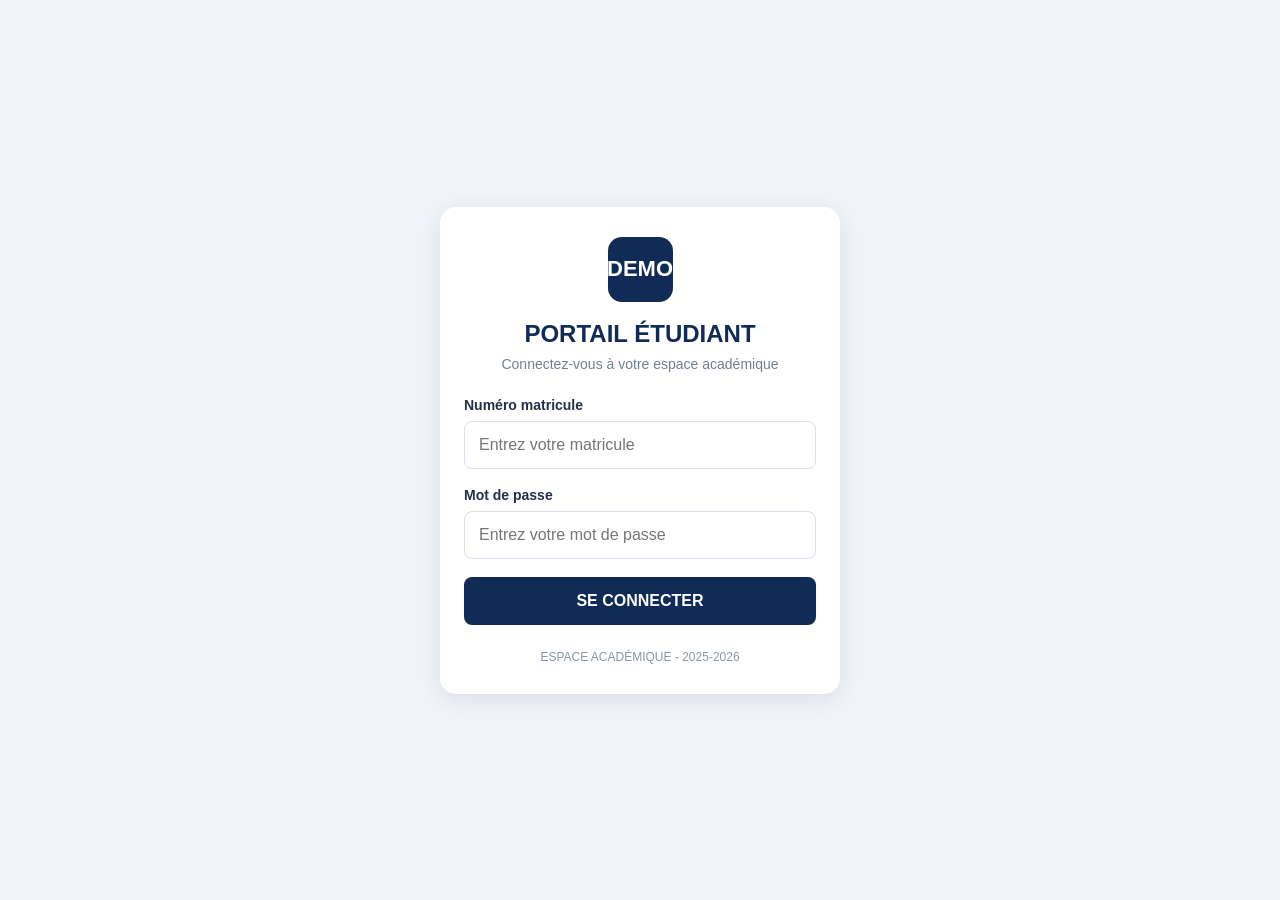
<file: index.html>
<!DOCTYPE html>
<html lang="fr">
<head>
<meta charset="UTF-8">
<meta name="viewport" content="width=device-width, initial-scale=1.0">
<title>Connexion - Portail étudiant</title>
<link rel="stylesheet" href="css/style.css">

<style>
body {
    min-height: 100vh;
    display: flex;
    align-items: center;
    justify-content: center;
    padding: 20px;
    background: #f0f3f8;
}

.login-container {
    width: 100%;
    max-width: 400px;
    background: white;
    padding: 30px 24px;
    border-radius: 16px;
    box-shadow: 0 5px 25px rgba(0,0,0,.09);
}

.login-logo {
    width: 65px;
    height: 65px;
    background: #102b55;
    color: white;
    display: flex;
    align-items: center;
    justify-content: center;
    margin: auto auto 18px;
    border-radius: 14px;
    font-size: 22px;
    font-weight: bold;
}

.login-container h2 {
    text-align: center;
    color: #102b55;
    margin-bottom: 8px;
}

.login-description {
    text-align: center;
    color: #718096;
    font-size: 14px;
    margin-bottom: 25px;
}

.login-container label {
    display: block;
    font-weight: bold;
    font-size: 14px;
    margin-bottom: 8px;
}

.login-container input {
    width: 100%;
    padding: 14px;
    border: 1px solid #d8dfeb;
    border-radius: 8px;
    margin-bottom: 18px;
    font-size: 16px;
    outline: none;
}

.login-container input:focus {
    border-color: #2463a6;
}

.login-button {
    width: 100%;
    border: none;
    background: #102b55;
    color: white;
    padding: 15px;
    border-radius: 8px;
    font-size: 16px;
    font-weight: bold;
    cursor: pointer;
}

.login-button:active {
    background: #2463a6;
}

.error-message {
    display: none;
    color: #c62828;
    background: #ffebee;
    padding: 12px;
    border-radius: 8px;
    font-size: 13px;
    margin-bottom: 15px;
    text-align: center;
}

.login-footer {
    text-align: center;
    color: #8995a7;
    font-size: 12px;
    margin-top: 25px;
}
</style>
</head>

<body>

<div class="login-container">

    <div class="login-logo">DEMO</div>

    <h2>PORTAIL ÉTUDIANT</h2>

    <p class="login-description">
        Connectez-vous à votre espace académique
    </p>

    <form id="loginForm">

        <div id="errorMessage" class="error-message">
            Matricule ou mot de passe incorrect.
            Veuillez réessayer.
        </div>

        <label for="matricule">Numéro matricule</label>

        <input
            type="text"
            id="matricule"
            placeholder="Entrez votre matricule"
            autocomplete="username"
            required
        >

        <label for="password">Mot de passe</label>

        <input
            type="password"
            id="password"
            placeholder="Entrez votre mot de passe"
            autocomplete="current-password"
            required
        >

        <button type="submit" class="login-button">
            SE CONNECTER
        </button>

    </form>

    <p class="login-footer">
        ESPACE ACADÉMIQUE - 2025-2026
    </p>

</div>

<script>
document.getElementById("loginForm").addEventListener("submit", function(e) {

    e.preventDefault();

    const matricule =
        document.getElementById("matricule").value.trim();

    const password =
        document.getElementById("password").value;

    const error =
        document.getElementById("errorMessage");

    if (matricule === "45438" && password === "MIRIAM") {

        window.location.href = "tableau.html";

    } else {

        error.style.display = "block";

    }

});
</script>

</body>
</html>
</file>
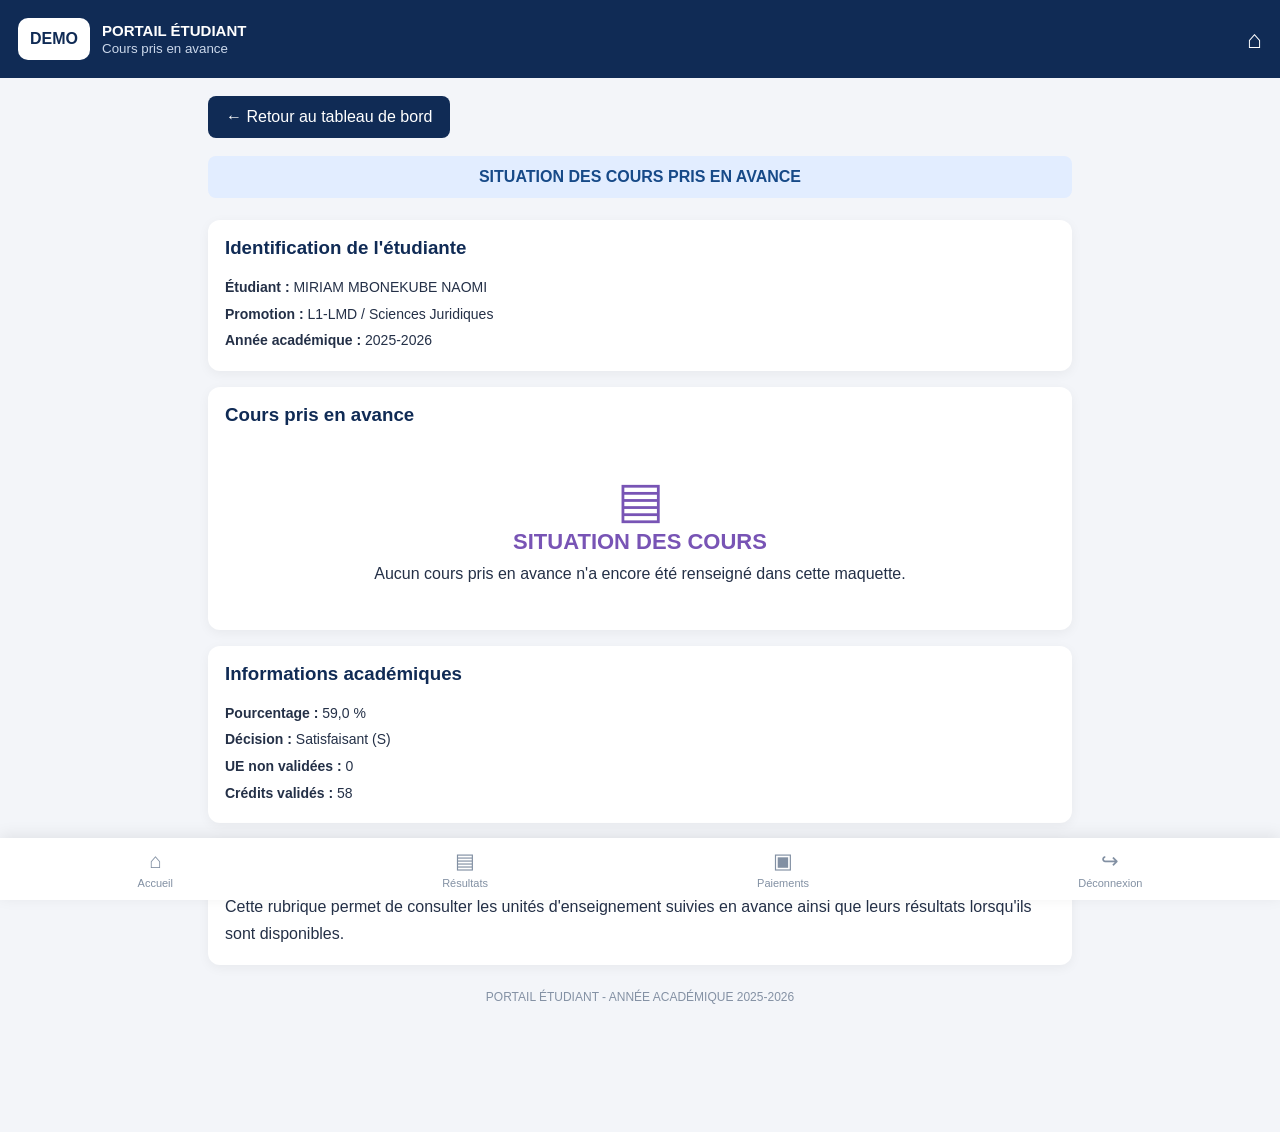
<file: avance.html>
<!DOCTYPE html>
<html lang="fr">
<head>
<meta charset="UTF-8">
<meta name="viewport" content="width=device-width, initial-scale=1.0">
<title>Cours pris en avance</title>
<link rel="stylesheet" href="css/style.css">
</head>

<body>

<header class="dash-header">
    <div class="dash-logo">DEMO</div>
    <div>
        <strong>PORTAIL ÉTUDIANT</strong>
        <small>Cours pris en avance</small>
    </div>
    <a href="tableau.html" class="logout">⌂</a>
</header>

<main class="dashboard">

<a href="tableau.html" class="back-link">← Retour au tableau de bord</a>

<div class="demo-banner">
    SITUATION DES COURS PRIS EN AVANCE
</div>

<section class="page-card">
    <h3 class="page-title">Identification de l'étudiante</h3>

    <div class="student-info">
        <p><strong>Étudiant :</strong> MIRIAM MBONEKUBE NAOMI</p>
        <p><strong>Promotion :</strong> L1-LMD / Sciences Juridiques</p>
        <p><strong>Année académique :</strong> 2025-2026</p>
    </div>
</section>

<section class="page-card">
    <h3 class="page-title">Cours pris en avance</h3>

    <div class="empty-state">
        <div style="font-size:50px;color:#7854b5">▤</div>

        <strong style="color:#7854b5">SITUATION DES COURS</strong>

        <p>
            Aucun cours pris en avance n'a encore été
            renseigné dans cette maquette.
        </p>
    </div>
</section>

<section class="page-card">
    <h3 class="page-title">Informations académiques</h3>

    <div class="student-info">
        <p><strong>Pourcentage :</strong> 59,0 %</p>
        <p><strong>Décision :</strong> Satisfaisant (S)</p>
        <p><strong>UE non validées :</strong> 0</p>
        <p><strong>Crédits validés :</strong> 58</p>
    </div>
</section>

<section class="page-card">
    <h3 class="page-title">Information</h3>

    <p style="line-height:1.7">
        Cette rubrique permet de consulter les unités
        d'enseignement suivies en avance ainsi que leurs
        résultats lorsqu'ils sont disponibles.
    </p>
</section>

<p class="demo-footer">
    PORTAIL ÉTUDIANT - ANNÉE ACADÉMIQUE 2025-2026
</p>

</main>

<nav class="bottom-nav">
    <a href="tableau.html">
        <span>⌂</span>Accueil
    </a>

    <a href="resultats.html">
        <span>▤</span>Résultats
    </a>

    <a href="paiements.html">
        <span>▣</span>Paiements
    </a>

    <a href="index.html">
        <span>↪</span>Déconnexion
    </a>
</nav>

</body>
</html>
</file>
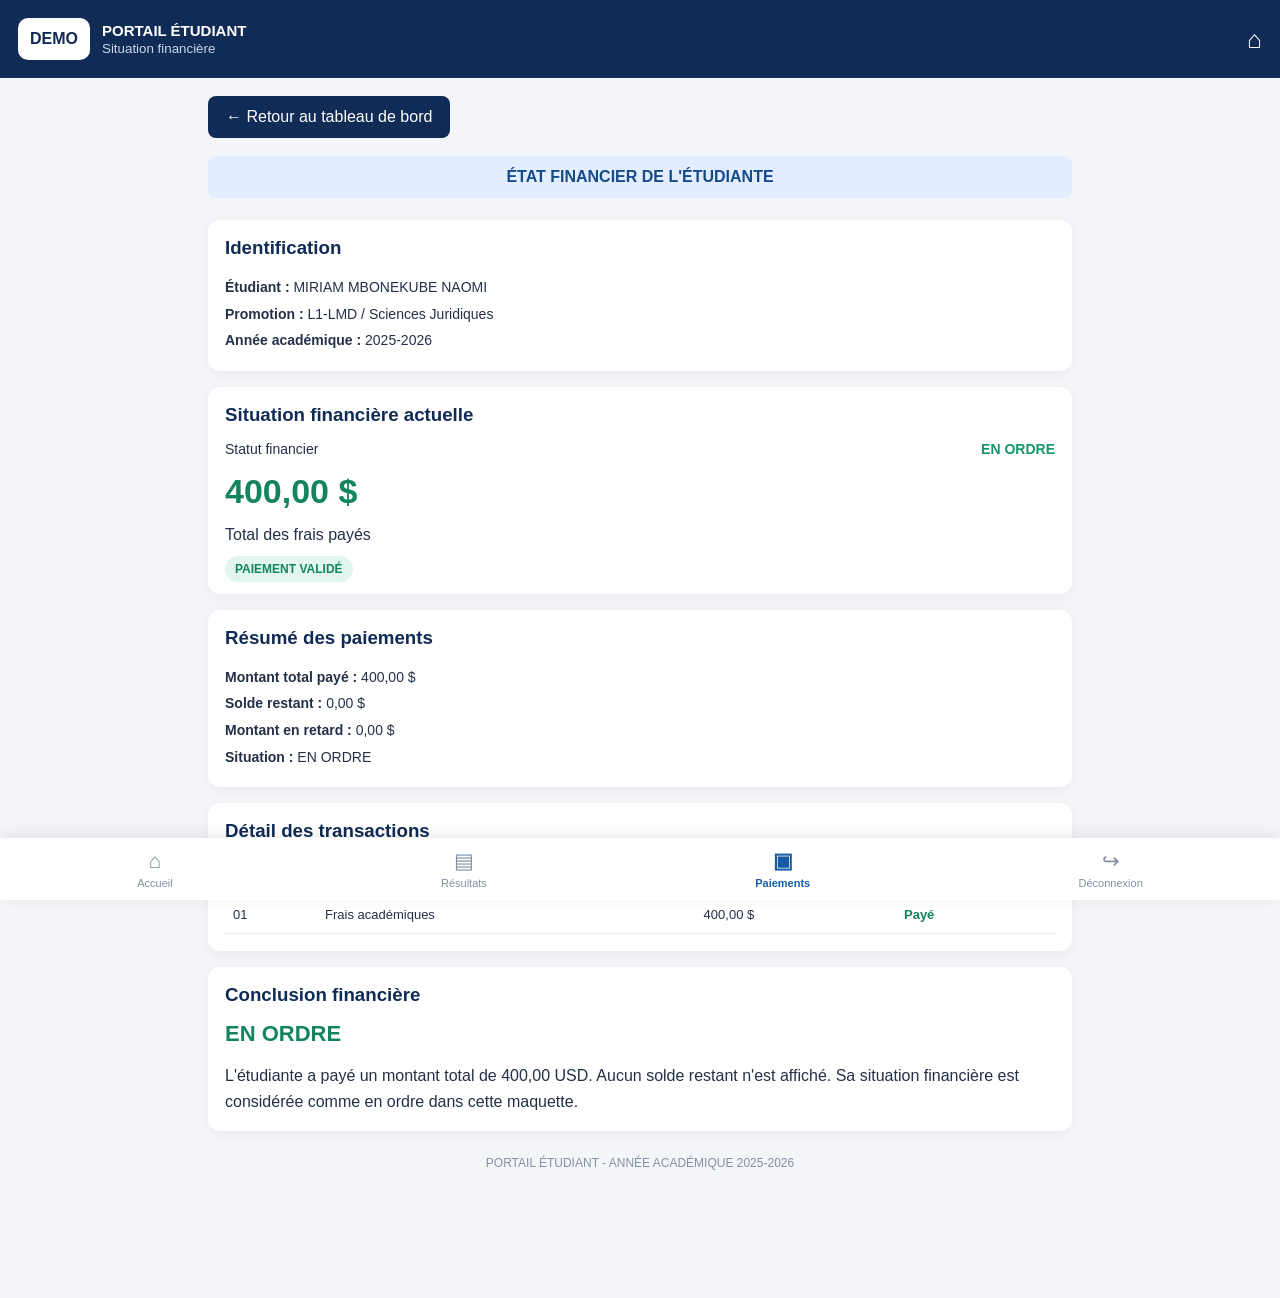
<file: paiements.html>
<!DOCTYPE html>
<html lang="fr">
<head>
<meta charset="UTF-8">
<meta name="viewport" content="width=device-width, initial-scale=1.0">
<title>Mes paiements</title>
<link rel="stylesheet" href="css/style.css">
</head>

<body>

<header class="dash-header">
    <div class="dash-logo">DEMO</div>
    <div>
        <strong>PORTAIL ÉTUDIANT</strong>
        <small>Situation financière</small>
    </div>
    <a href="tableau.html" class="logout">⌂</a>
</header>

<main class="dashboard">

<a href="tableau.html" class="back-link">← Retour au tableau de bord</a>

<div class="demo-banner">
    ÉTAT FINANCIER DE L'ÉTUDIANTE
</div>

<section class="page-card">
    <h3 class="page-title">Identification</h3>

    <div class="student-info">
        <p><strong>Étudiant :</strong> MIRIAM MBONEKUBE NAOMI</p>
        <p><strong>Promotion :</strong> L1-LMD / Sciences Juridiques</p>
        <p><strong>Année académique :</strong> 2025-2026</p>
    </div>
</section>

<section class="page-card">
    <h3 class="page-title">Situation financière actuelle</h3>

    <div class="financial-status">
        <span>Statut financier</span>
        <strong>EN ORDRE</strong>
    </div>

    <div class="payment-amount">400,00 $</div>

    <p>Total des frais payés</p>

    <p style="margin-top:15px">
        <span class="status-ok">PAIEMENT VALIDÉ</span>
    </p>
</section>

<section class="page-card">
    <h3 class="page-title">Résumé des paiements</h3>

    <div class="student-info">
        <p><strong>Montant total payé :</strong> 400,00 $</p>
        <p><strong>Solde restant :</strong> 0,00 $</p>
        <p><strong>Montant en retard :</strong> 0,00 $</p>
        <p><strong>Situation :</strong> EN ORDRE</p>
    </div>
</section>

<section class="page-card">
    <h3 class="page-title">Détail des transactions</h3>

    <div class="table-wrapper">
        <table class="results-table">
            <thead>
                <tr>
                    <th>N°</th>
                    <th>Libellé</th>
                    <th>Montant</th>
                    <th>Statut</th>
                </tr>
            </thead>

            <tbody>
                <tr>
                    <td>01</td>
                    <td>Frais académiques</td>
                    <td>400,00 $</td>
                    <td class="validated">Payé</td>
                </tr>
            </tbody>
        </table>
    </div>
</section>

<section class="page-card">
    <h3 class="page-title">Conclusion financière</h3>

    <h2 style="color:#13845d">EN ORDRE</h2>

    <p style="margin-top:10px;line-height:1.6">
        L'étudiante a payé un montant total de 400,00 USD.
        Aucun solde restant n'est affiché.
        Sa situation financière est considérée comme en ordre
        dans cette maquette.
    </p>
</section>

<p class="demo-footer">
    PORTAIL ÉTUDIANT - ANNÉE ACADÉMIQUE 2025-2026
</p>

</main>

<nav class="bottom-nav">
    <a href="tableau.html">
        <span>⌂</span>Accueil
    </a>

    <a href="resultats.html">
        <span>▤</span>Résultats
    </a>

    <a href="paiements.html" class="active">
        <span>▣</span>Paiements
    </a>

    <a href="index.html">
        <span>↪</span>Déconnexion
    </a>
</nav>

</body>
</html>
</file>
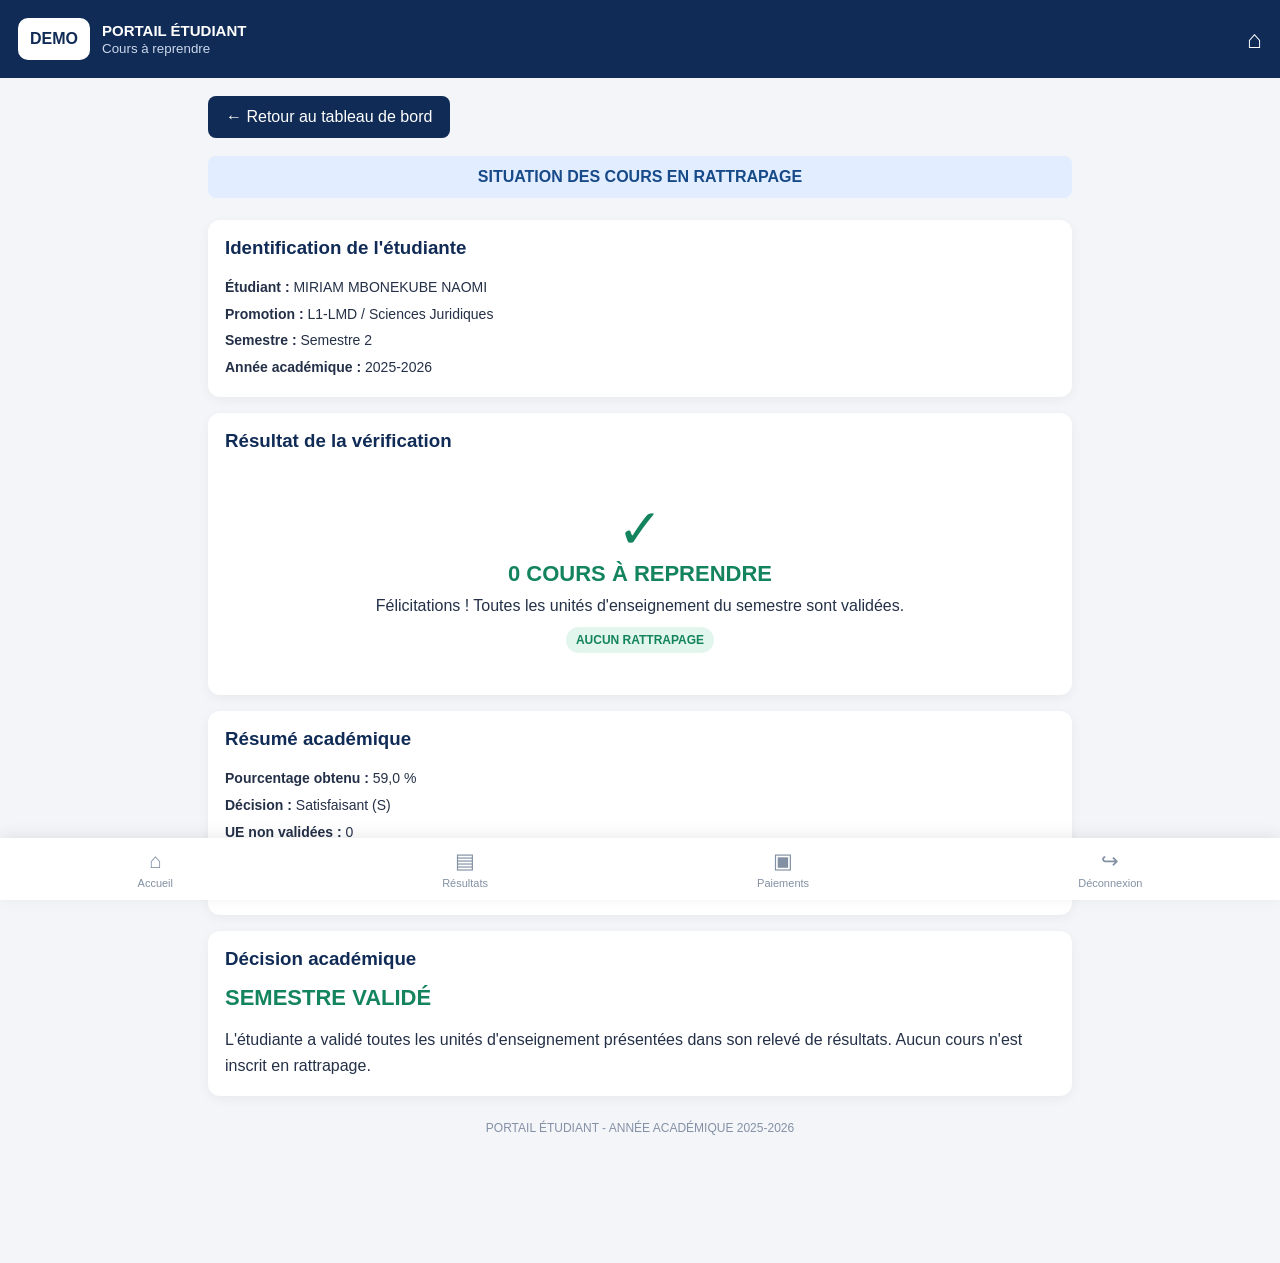
<file: reprendre.html>
<!DOCTYPE html>
<html lang="fr">
<head>
<meta charset="UTF-8">
<meta name="viewport" content="width=device-width, initial-scale=1.0">
<title>Cours à reprendre</title>
<link rel="stylesheet" href="css/style.css">
</head>

<body>

<header class="dash-header">
    <div class="dash-logo">DEMO</div>
    <div>
        <strong>PORTAIL ÉTUDIANT</strong>
        <small>Cours à reprendre</small>
    </div>
    <a href="tableau.html" class="logout">⌂</a>
</header>

<main class="dashboard">

<a href="tableau.html" class="back-link">← Retour au tableau de bord</a>

<div class="demo-banner">
    SITUATION DES COURS EN RATTRAPAGE
</div>

<section class="page-card">
    <h3 class="page-title">Identification de l'étudiante</h3>

    <div class="student-info">
        <p><strong>Étudiant :</strong> MIRIAM MBONEKUBE NAOMI</p>
        <p><strong>Promotion :</strong> L1-LMD / Sciences Juridiques</p>
        <p><strong>Semestre :</strong> Semestre 2</p>
        <p><strong>Année académique :</strong> 2025-2026</p>
    </div>
</section>

<section class="page-card">
    <h3 class="page-title">Résultat de la vérification</h3>

    <div class="empty-state">
        <div style="font-size:55px;color:#13845d">✓</div>

        <strong>0 COURS À REPRENDRE</strong>

        <p>
            Félicitations ! Toutes les unités d'enseignement
            du semestre sont validées.
        </p>

        <p style="margin-top:15px">
            <span class="status-ok">AUCUN RATTRAPAGE</span>
        </p>
    </div>
</section>

<section class="page-card">
    <h3 class="page-title">Résumé académique</h3>

    <div class="student-info">
        <p><strong>Pourcentage obtenu :</strong> 59,0 %</p>
        <p><strong>Décision :</strong> Satisfaisant (S)</p>
        <p><strong>UE non validées :</strong> 0</p>
        <p><strong>Cours validés :</strong> 15</p>
        <p><strong>Cours à reprendre :</strong> 0</p>
    </div>
</section>

<section class="page-card">
    <h3 class="page-title">Décision académique</h3>

    <h2 style="color:#13845d">SEMESTRE VALIDÉ</h2>

    <p style="margin-top:10px;line-height:1.6">
        L'étudiante a validé toutes les unités d'enseignement
        présentées dans son relevé de résultats.
        Aucun cours n'est inscrit en rattrapage.
    </p>
</section>

<p class="demo-footer">
    PORTAIL ÉTUDIANT - ANNÉE ACADÉMIQUE 2025-2026
</p>

</main>

<nav class="bottom-nav">
    <a href="tableau.html">
        <span>⌂</span>Accueil
    </a>

    <a href="resultats.html">
        <span>▤</span>Résultats
    </a>

    <a href="paiements.html">
        <span>▣</span>Paiements
    </a>

    <a href="index.html">
        <span>↪</span>Déconnexion
    </a>
</nav>

</body>
</html>
</file>
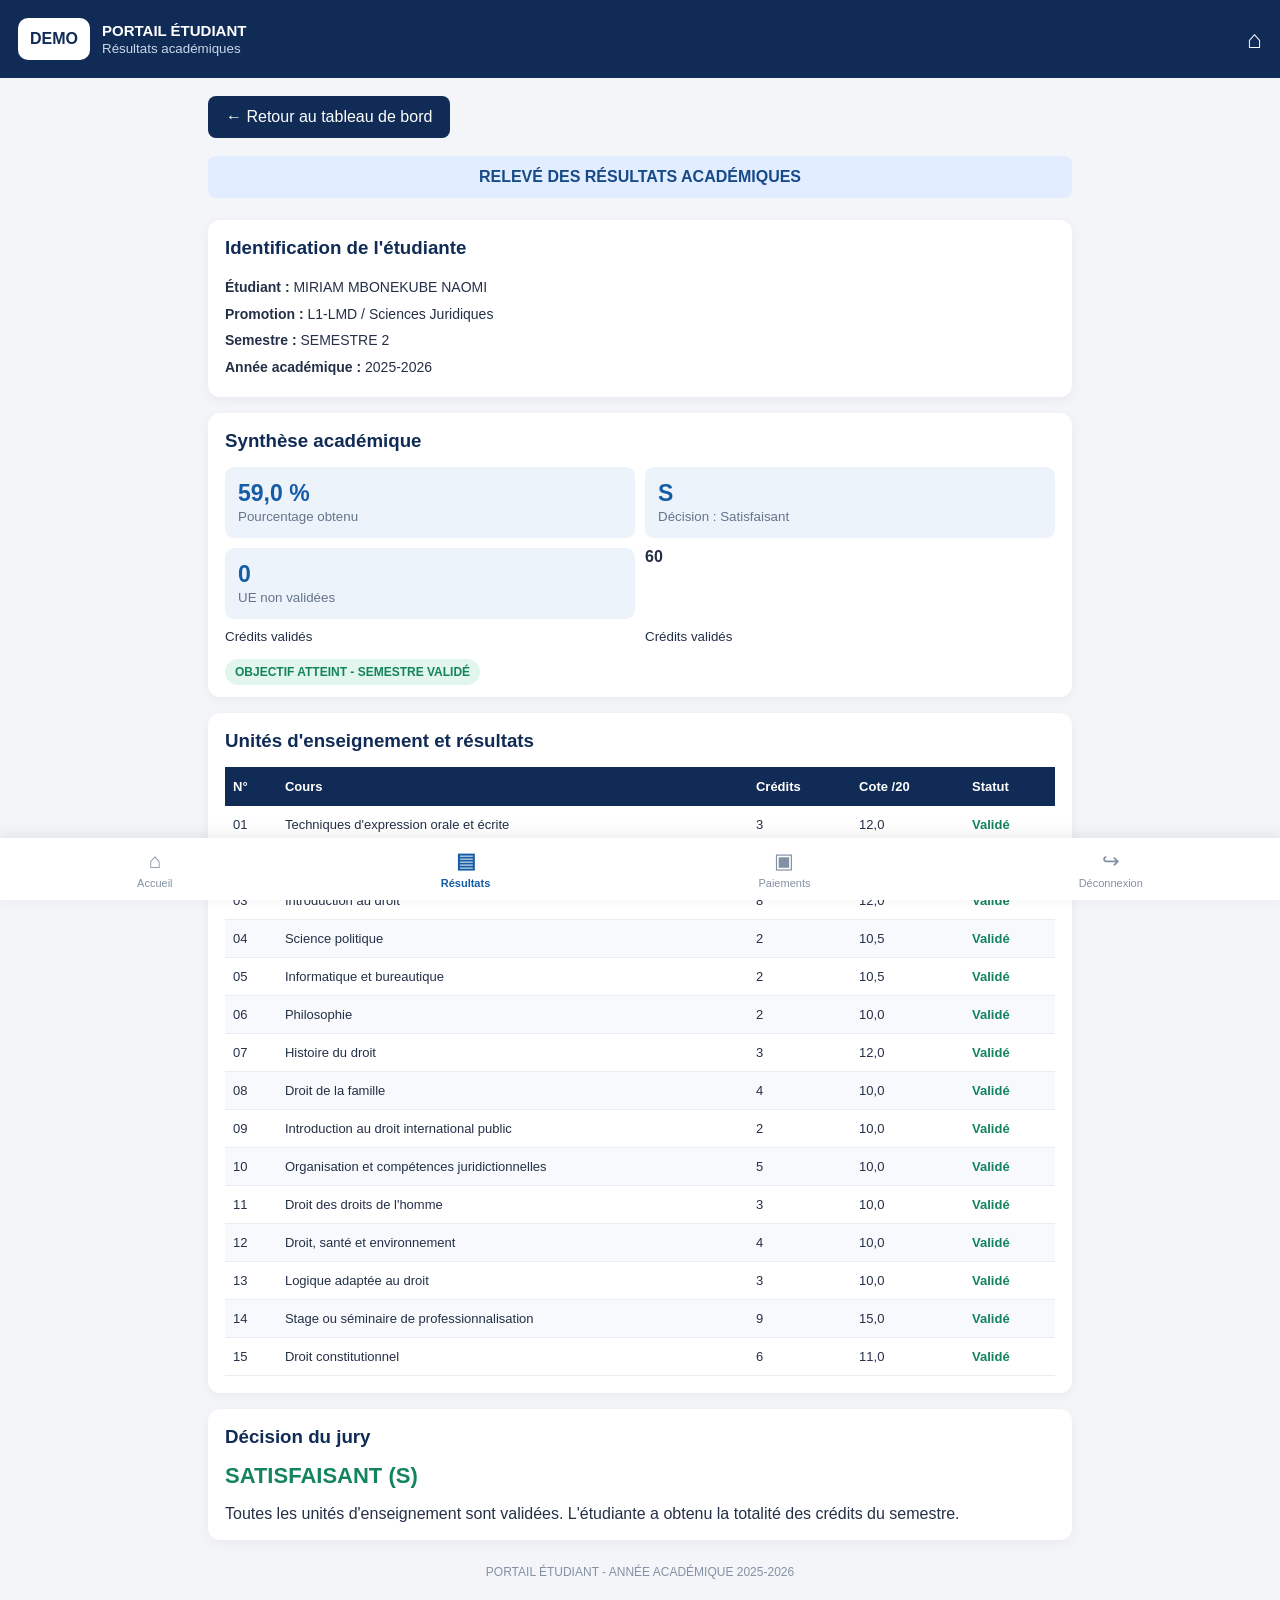
<file: resultats.html>
<!DOCTYPE html>
<html lang="fr">
<head>
<meta charset="UTF-8">
<meta name="viewport" content="width=device-width, initial-scale=1.0">
<title>Mes résultats académiques</title>
<link rel="stylesheet" href="css/style.css">
</head>

<body>

<header class="dash-header">
    <div class="dash-logo">DEMO</div>
    <div>
        <strong>PORTAIL ÉTUDIANT</strong>
        <small>Résultats académiques</small>
    </div>
    <a href="tableau.html" class="logout">⌂</a>
</header>

<main class="dashboard">

<a href="tableau.html" class="back-link">← Retour au tableau de bord</a>

<div class="demo-banner">
    RELEVÉ DES RÉSULTATS ACADÉMIQUES
</div>

<section class="page-card">
    <h3 class="page-title">Identification de l'étudiante</h3>

    <div class="student-info">
        <p><strong>Étudiant :</strong> MIRIAM MBONEKUBE NAOMI</p>
        <p><strong>Promotion :</strong> L1-LMD / Sciences Juridiques</p>
        <p><strong>Semestre :</strong> SEMESTRE 2</p>
        <p><strong>Année académique :</strong> 2025-2026</p>
    </div>
</section>

<section class="page-card">
    <h3 class="page-title">Synthèse académique</h3>

    <div class="result-summary">
        <div class="summary-item">
            <strong>59,0 %</strong>
            <small>Pourcentage obtenu</small>
        </div>

        <div class="summary-item">
            <strong>S</strong>
            <small>Décision : Satisfaisant</small>
        </div>

        <div class="summary-item">
            <strong>0</strong>
            <small>UE non validées</small>
        </div>
            <strong>60</strong>
            <small>Crédits validés</small>
            <small>Crédits validés</small>
        </div>
    </div>

    <p style="margin-top:18px">
        <span class="status-ok">OBJECTIF ATTEINT - SEMESTRE VALIDÉ</span>
    </p>
</section>

<section class="page-card">
    <h3 class="page-title">Unités d'enseignement et résultats</h3>

    <div class="table-wrapper">
        <table class="results-table">
            <thead>
                <tr>
                    <th>N°</th>
                    <th>Cours</th>
                    <th>Crédits</th>
                    <th>Cote /20</th>
                    <th>Statut</th>
                </tr>
            </thead>

            <tbody>
                <tr>
                    <td>01</td>
                    <td>Techniques d'expression orale et écrite</td>
                    <td>3</td>
                    <td>12,0</td>
                    <td class="validated">Validé</td>
                </tr>

                <tr>
                    <td>02</td>
                    <td>Anglais juridique</td>
                    <td>2</td>
                    <td>11,0</td>
                    <td class="validated">Validé</td>
                </tr>

                <tr>
                    <td>03</td>
                    <td>Introduction au droit</td>
                    <td>8</td>
                    <td>12,0</td>
                    <td class="validated">Validé</td>
                </tr>

                <tr>
                    <td>04</td>
                    <td>Science politique</td>
                    <td>2</td>
                    <td>10,5</td>
                    <td class="validated">Validé</td>
                </tr>

                <tr>
                    <td>05</td>
                    <td>Informatique et bureautique</td>
                    <td>2</td>
                    <td>10,5</td>
                    <td class="validated">Validé</td>
                </tr>

                <tr>
                    <td>06</td>
                    <td>Philosophie</td>
                    <td>2</td>
                    <td>10,0</td>
                    <td class="validated">Validé</td>
                </tr>

                <tr>
                    <td>07</td>
                    <td>Histoire du droit</td>
                    <td>3</td>
                    <td>12,0</td>
                    <td class="validated">Validé</td>
                </tr>

                <tr>
                    <td>08</td>
                    <td>Droit de la famille</td>
                    <td>4</td>
                    <td>10,0</td>
                    <td class="validated">Validé</td>
                </tr>

                <tr>
                    <td>09</td>
                    <td>Introduction au droit international public</td>
                    <td>2</td>
                    <td>10,0</td>
                    <td class="validated">Validé</td>
                </tr>

                <tr>
                    <td>10</td>
                    <td>Organisation et compétences juridictionnelles</td>
                    <td>5</td>
                    <td>10,0</td>
                    <td class="validated">Validé</td>
                </tr>

                <tr>
                    <td>11</td>
                    <td>Droit des droits de l'homme</td>
                    <td>3</td>
                    <td>10,0</td>
                    <td class="validated">Validé</td>
                </tr>

                <tr>
                    <td>12</td>
                    <td>Droit, santé et environnement</td>
                    <td>4</td>
                    <td>10,0</td>
                    <td class="validated">Validé</td>
                </tr>

                <tr>
                    <td>13</td>
                    <td>Logique adaptée au droit</td>
                    <td>3</td>
                    <td>10,0</td>
                    <td class="validated">Validé</td>
                </tr>

                <tr>
                    <td>14</td>
                    <td>Stage ou séminaire de professionnalisation</td>
                    <td>9</td>
                    <td>15,0</td>
                    <td class="validated">Validé</td>
                </tr>

                <tr>
                    <td>15</td>
                    <td>Droit constitutionnel</td>
                    <td>6</td>
                    <td>11,0</td>
                    <td class="validated">Validé</td>
                </tr>
            </tbody>
        </table>
    </div>
</section>

<section class="page-card">
    <h3 class="page-title">Décision du jury</h3>
    <h2 style="color:#13845d">SATISFAISANT (S)</h2>
    <p style="margin-top:10px">
        Toutes les unités d'enseignement sont validées.
        L'étudiante a obtenu la totalité des crédits du semestre.
    </p>
</section>

<p class="demo-footer">
    PORTAIL ÉTUDIANT - ANNÉE ACADÉMIQUE 2025-2026
</p>

</main>

<nav class="bottom-nav">
    <a href="tableau.html">
        <span>⌂</span>Accueil
    </a>

    <a href="resultats.html" class="active">
        <span>▤</span>Résultats
    </a>

    <a href="paiements.html">
        <span>▣</span>Paiements
    </a>

    <a href="index.html">
        <span>↪</span>Déconnexion
    </a>
</nav>

</body>
</html>
</file>
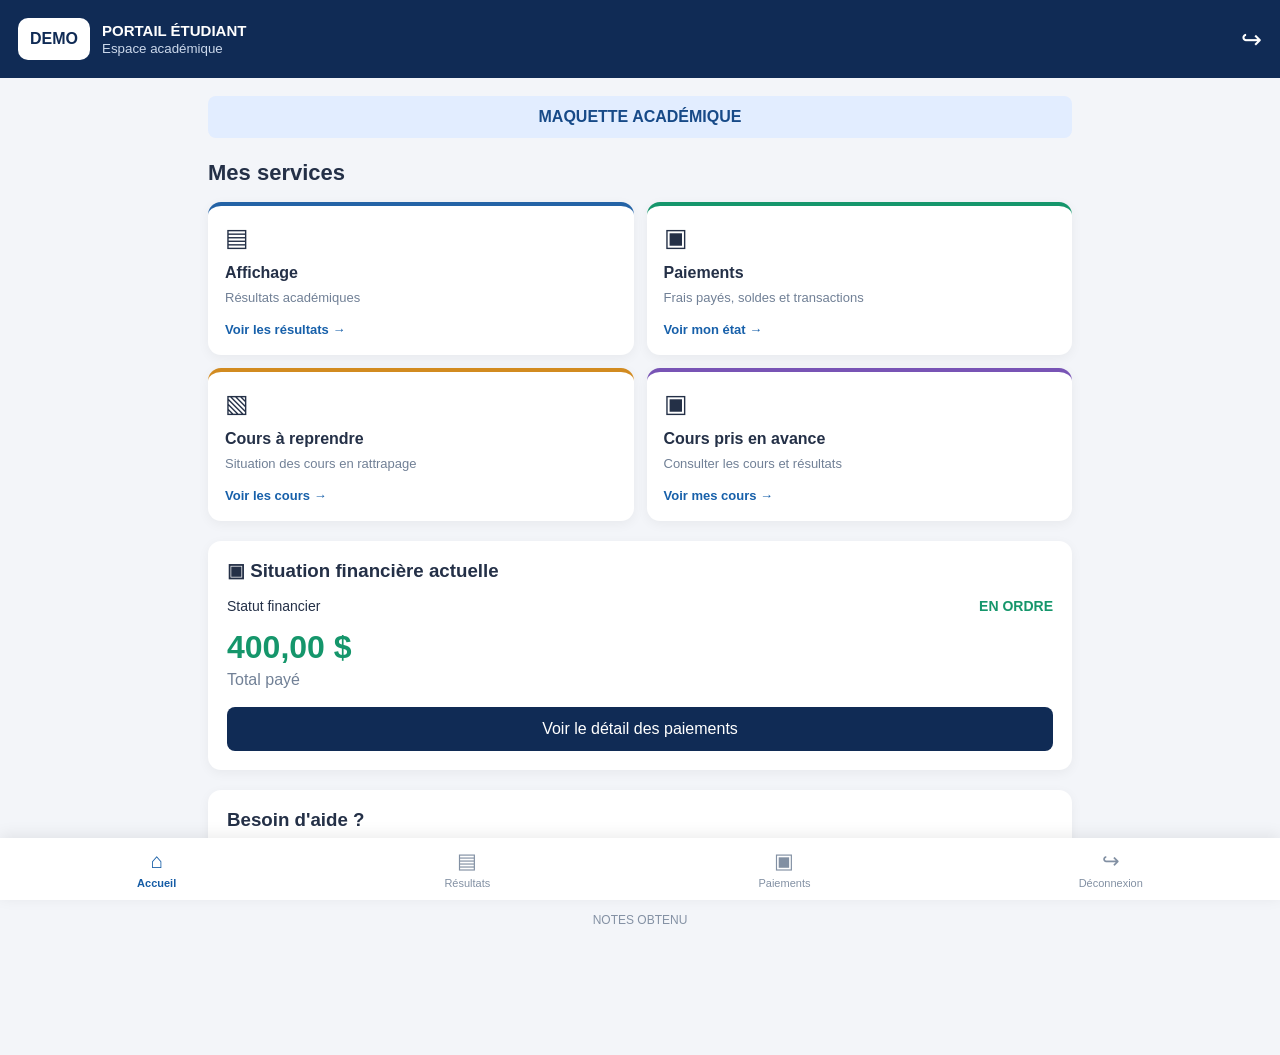
<file: tableau.html>
<!DOCTYPE html>
<html lang="fr">
<head>
<meta charset="UTF-8">
<meta name="viewport" content="width=device-width, initial-scale=1.0">
<title>Tableau de bord - Maquette étudiante</title>
<link rel="stylesheet" href="css/style.css">
</head>

<body class="dashboard-page">

<header class="dash-header">
    <div class="dash-logo">DEMO</div>
    <div>
        <strong>PORTAIL ÉTUDIANT</strong>
        <small>Espace académique </small>
    </div>
    <a href="index.html" class="logout">↪</a>
</header>

<main class="dashboard">

    <div class="demo-banner">
        MAQUETTE ACADÉMIQUE
    </div>

    <h2>Mes services</h2>

    <div class="service-grid">

        <a href="resultats.html" class="service-card affichage">
            <div class="service-icon">▤</div>
            <h3>Affichage</h3>
            <p>Résultats académiques </p>
            <span>Voir les résultats →</span>
        </a>

        <a href="paiements.html" class="service-card paiements">
            <div class="service-icon">▣</div>
            <h3>Paiements</h3>
            <p>Frais payés, soldes et transactions</p>
            <span>Voir mon état →</span>
        </a>

        <a href="reprendre.html" class="service-card reprendre">
            <div class="service-icon">▧</div>
            <h3>Cours à reprendre</h3>
            <p>Situation des cours en rattrapage</p>
            <span>Voir les cours →</span>
        </a>

        <a href="avance.html" class="service-card avance">
            <div class="service-icon">▣</div>
            <h3>Cours pris en avance</h3>
            <p>Consulter les cours et résultats </p>
            <span>Voir mes cours →</span>
        </a>

    </div>

    <section class="financial-card">
        <h3>▣ Situation financière actuelle</h3>

        <div class="financial-status">
            <span>Statut financier</span>
            <strong>EN ORDRE</strong>
        </div>

        <div class="financial-amount">400,00 $</div>
        <p>Total payé </p>

        <a href="paiements.html" class="financial-button">
            Voir le détail des paiements
        </a>
    </section>

    <section class="help-card">
        <h3>Besoin d'aide ?</h3>
        <p>
            Pour toute question concernant votre situation
            académique, adressez-vous à votre département.
        </p>
    </section>

    <p class="demo-footer">
        NOTES OBTENU
    </p>

</main>

<nav class="bottom-nav">
    <a href="tableau.html" class="active">
        <span>⌂</span>Accueil
    </a>

    <a href="resultats.html">
        <span>▤</span>Résultats
    </a>

    <a href="paiements.html">
        <span>▣</span>Paiements
    </a>

    <a href="index.html">
        <span>↪</span>Déconnexion
    </a>
</nav>

</body>
</html>
</file>
<file: css/style.css>
* {
    margin: 0;
    padding: 0;
    box-sizing: border-box;
}

body {
    font-family: Arial, sans-serif;
    background: #f3f5f9;
    color: #243047;
    padding-bottom: 85px;
}

a {
    text-decoration: none;
    color: inherit;
}

.dash-header {
    background: #102b55;
    color: white;
    padding: 18px;
    display: flex;
    align-items: center;
    gap: 12px;
}

.dash-logo {
    background: white;
    color: #102b55;
    font-weight: bold;
    padding: 12px;
    border-radius: 10px;
}

.dash-header strong {
    display: block;
    font-size: 15px;
}

.dash-header small {
    color: #cbd8eb;
}

.logout {
    margin-left: auto;
    font-size: 25px;
}

.dashboard {
    max-width: 900px;
    margin: auto;
    padding: 18px;
}

.demo-banner {
    background: #e2edff;
    color: #174a88;
    padding: 12px;
    border-radius: 8px;
    text-align: center;
    font-weight: bold;
    margin-bottom: 22px;
}

.dashboard h2 {
    margin-bottom: 16px;
    font-size: 22px;
}

.service-grid {
    display: grid;
    grid-template-columns: repeat(2, 1fr);
    gap: 13px;
}

.service-card {
    background: white;
    border-radius: 13px;
    padding: 17px;
    box-shadow: 0 3px 12px rgba(0,0,0,.05);
    border-top: 4px solid #2463a6;
}

.service-icon {
    font-size: 25px;
    margin-bottom: 12px;
}

.service-card h3 {
    font-size: 16px;
    margin-bottom: 8px;
}

.service-card p {
    font-size: 13px;
    color: #718096;
    margin-bottom: 15px;
}

.service-card span {
    color: #1760aa;
    font-size: 13px;
    font-weight: bold;
}

.affichage { border-color: #2463a6; }
.paiements { border-color: #15966b; }
.reprendre { border-color: #d28b20; }
.avance { border-color: #7854b5; }

.financial-card,
.help-card {
    background: white;
    border-radius: 13px;
    padding: 19px;
    margin-top: 20px;
    box-shadow: 0 3px 12px rgba(0,0,0,.05);
}

.financial-card h3,
.help-card h3 {
    margin-bottom: 16px;
}

.financial-status {
    display: flex;
    justify-content: space-between;
    align-items: center;
    font-size: 14px;
}

.financial-status strong {
    color: #15966b;
}

.financial-amount {
    font-size: 32px;
    font-weight: bold;
    color: #15966b;
    margin-top: 15px;
}

.financial-card p {
    color: #718096;
    margin: 5px 0 18px;
}

.financial-button {
    display: block;
    background: #102b55;
    color: white;
    text-align: center;
    padding: 13px;
    border-radius: 8px;
}

.help-card p {
    color: #68768b;
    line-height: 1.6;
    font-size: 14px;
}

.demo-footer {
    text-align: center;
    color: #8491a4;
    font-size: 12px;
    margin: 25px 0;
}

.bottom-nav {
    position: fixed;
    bottom: 0;
    left: 0;
    right: 0;
    background: white;
    box-shadow: 0 -3px 15px rgba(0,0,0,.08);
    display: flex;
    justify-content: space-around;
    padding: 11px 3px;
    z-index: 100;
}

.bottom-nav a {
    display: flex;
    flex-direction: column;
    align-items: center;
    gap: 4px;
    font-size: 11px;
    color: #8290a3;
}

.bottom-nav span {
    font-size: 21px;
}

.bottom-nav .active {
    color: #155ca5;
    font-weight: bold;
}

/* Pages académiques */

.page-card {
    background: white;
    border-radius: 12px;
    padding: 17px;
    margin-bottom: 16px;
    box-shadow: 0 3px 12px rgba(0,0,0,.05);
}

.page-title {
    color: #102b55;
    margin-bottom: 15px;
}

.student-info {
    line-height: 1.9;
    font-size: 14px;
}

.result-summary {
    display: grid;
    grid-template-columns: repeat(2, 1fr);
    gap: 10px;
    margin-top: 15px;
}

.summary-item {
    background: #edf3fb;
    border-radius: 9px;
    padding: 13px;
}

.summary-item strong {
    display: block;
    font-size: 23px;
    color: #155ca5;
}

.summary-item small {
    color: #64748b;
}

.table-wrapper {
    width: 100%;
    overflow-x: auto;
}

.results-table {
    width: 100%;
    border-collapse: collapse;
    background: white;
    font-size: 13px;
    min-width: 480px;
}

.results-table th {
    background: #102b55;
    color: white;
    padding: 12px 8px;
    text-align: left;
}

.results-table td {
    padding: 11px 8px;
    border-bottom: 1px solid #e8edf4;
}

.results-table tr:nth-child(even) {
    background: #f7f9fc;
}

.validated {
    color: #13845d;
    font-weight: bold;
}

.status-ok {
    background: #e2f6ed;
    color: #13845d;
    padding: 6px 10px;
    border-radius: 20px;
    font-weight: bold;
    font-size: 12px;
}

.payment-amount {
    font-size: 34px;
    font-weight: bold;
    color: #13845d;
    margin: 15px 0;
}

.empty-state {
    text-align: center;
    padding: 30px 15px;
    background: white;
    border-radius: 12px;
}

.empty-state strong {
    display: block;
    font-size: 22px;
    color: #13845d;
    margin-bottom: 10px;
}

.back-link {
    display: inline-block;
    background: #102b55;
    color: white;
    padding: 12px 18px;
    border-radius: 8px;
    margin-bottom: 18px;
}

@media (max-width: 480px) {
    .dashboard {
        padding: 13px;
    }

    .service-grid {
        gap: 10px;
    }

    .service-card {
        padding: 13px;
    }

    .service-card h3 {
        font-size: 14px;
    }
}
</file>
